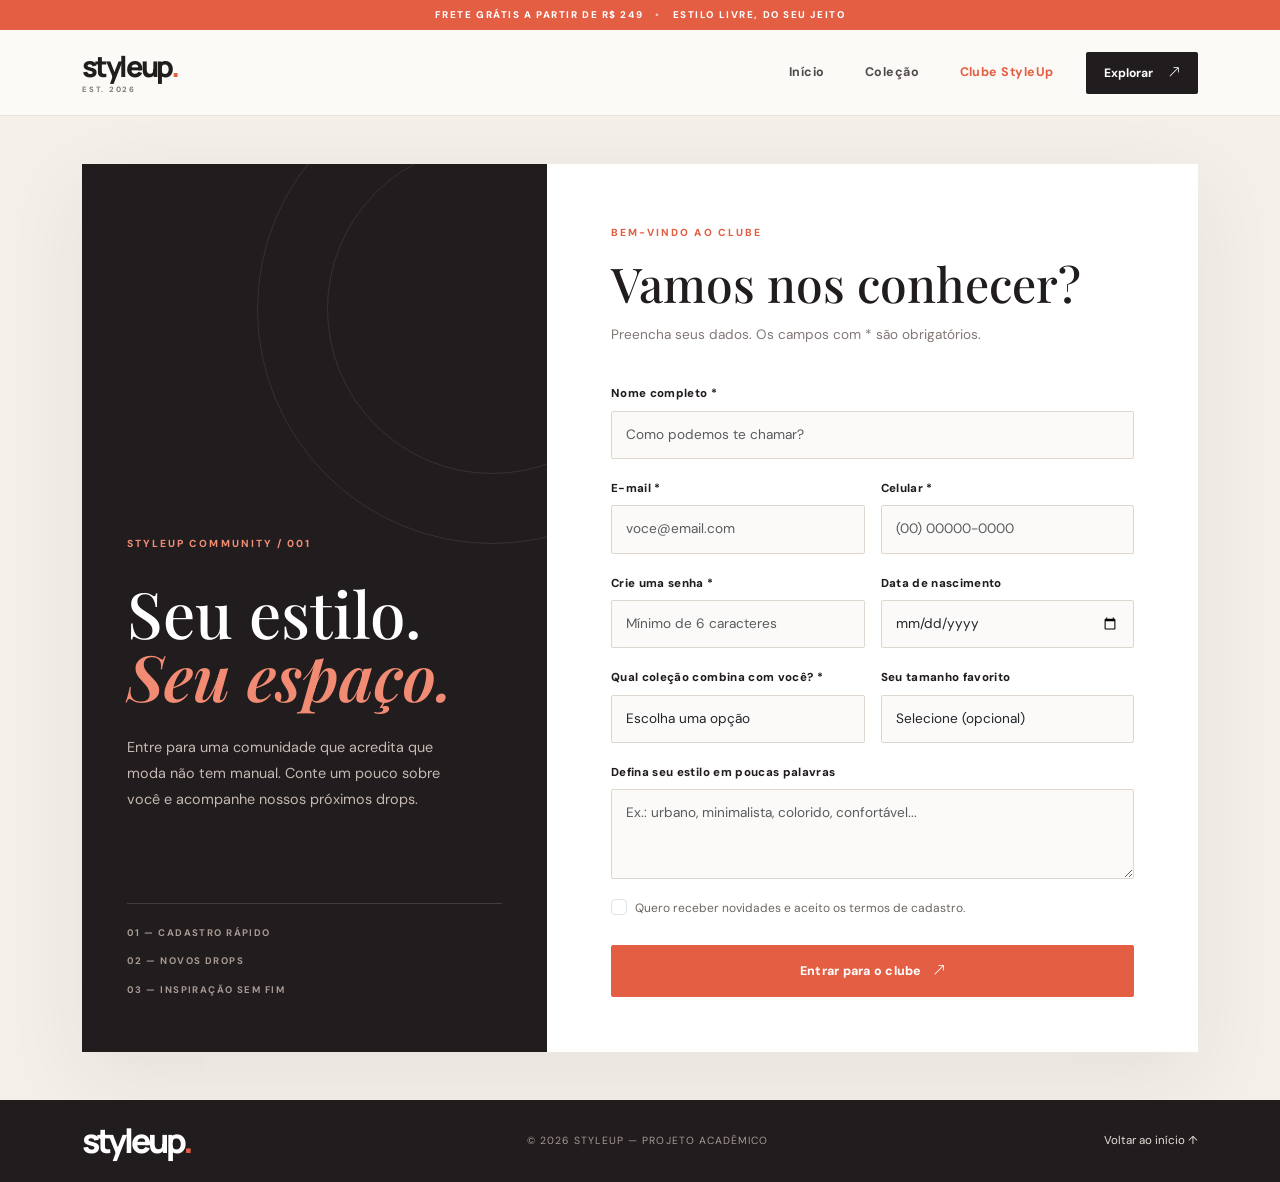
<file: formulario.html>
<!doctype html>
<html lang="pt-BR"><head><meta charset="utf-8"><meta name="viewport" content="width=device-width, initial-scale=1"><title>Clube StyleUp — Faça parte</title>
<link href="https://cdn.jsdelivr.net/npm/bootstrap@5.3.3/dist/css/bootstrap.min.css" rel="stylesheet"><link href="https://cdn.jsdelivr.net/npm/bootstrap-icons@1.11.3/font/bootstrap-icons.min.css" rel="stylesheet"><link href="css/estilo.css" rel="stylesheet"></head>
<body><div class="topline">FRETE GRÁTIS A PARTIR DE R$ 249 <span>•</span> ESTILO LIVRE, DO SEU JEITO</div>
<nav class="navbar navbar-expand-lg site-navbar sticky-top"><div class="container"><a class="navbar-brand" href="index.html">styleup<span class="brand-dot">.</span><small>EST. 2026</small></a><button class="navbar-toggler" type="button" data-bs-toggle="collapse" data-bs-target="#menuPrincipal" aria-controls="menuPrincipal" aria-expanded="false" aria-label="Abrir menu"><span class="navbar-toggler-icon"></span></button><div class="collapse navbar-collapse" id="menuPrincipal"><ul class="navbar-nav ms-auto align-items-lg-center gap-lg-4"><li class="nav-item"><a class="nav-link" href="index.html">Início</a></li><li class="nav-item"><a class="nav-link" href="tabela.html">Coleção</a></li><li class="nav-item"><a class="nav-link active" href="formulario.html">Clube StyleUp</a></li><li class="nav-item"><a class="nav-cta" href="tabela.html">Explorar <i class="bi bi-arrow-up-right"></i></a></li></ul></div></div></nav>
<main class="form-page"><div class="container py-5"><div class="row g-0 form-layout"><div class="col-lg-5 form-aside"><div class="form-aside-content"><span class="section-index">STYLEUP COMMUNITY / 001</span><h1>Seu estilo.<br><em>Seu espaço.</em></h1><p>Entre para uma comunidade que acredita que moda não tem manual. Conte um pouco sobre você e acompanhe nossos próximos drops.</p><div class="form-aside-bottom"><span>01 — CADASTRO RÁPIDO</span><span>02 — NOVOS DROPS</span><span>03 — INSPIRAÇÃO SEM FIM</span></div></div></div><div class="col-lg-7 form-main"><div class="form-main-heading"><span class="section-index">BEM-VINDO AO CLUBE</span><h2>Vamos nos conhecer?</h2><p>Preencha seus dados. Os campos com * são obrigatórios.</p></div>
<form id="cadastroForm" class="needs-validation" novalidate><div class="row g-3"><div class="col-12"><label for="nome" class="form-label">Nome completo *</label><input type="text" class="form-control form-control-lg" id="nome" placeholder="Como podemos te chamar?" required minlength="3"><div class="invalid-feedback">Informe seu nome (mínimo de 3 caracteres).</div></div><div class="col-md-6"><label for="email" class="form-label">E-mail *</label><input type="email" class="form-control form-control-lg" id="email" placeholder="voce@email.com" required><div class="invalid-feedback">Digite um e-mail válido.</div></div><div class="col-md-6"><label for="telefone" class="form-label">Celular *</label><input type="tel" class="form-control form-control-lg" id="telefone" placeholder="(00) 00000-0000" required><div class="invalid-feedback">Informe seu telefone.</div></div><div class="col-md-6"><label for="senha" class="form-label">Crie uma senha *</label><input type="password" class="form-control form-control-lg" id="senha" placeholder="Mínimo de 6 caracteres" minlength="6" required><div class="invalid-feedback">A senha precisa ter pelo menos 6 caracteres.</div></div><div class="col-md-6"><label for="nascimento" class="form-label">Data de nascimento</label><input type="date" class="form-control form-control-lg" id="nascimento"></div><div class="col-md-6"><label for="genero" class="form-label">Qual coleção combina com você? *</label><select class="form-select form-select-lg" id="genero" required><option value="" selected disabled>Escolha uma opção</option><option>Feminina</option><option>Masculina</option><option>Unissex</option><option>Um pouco de tudo</option></select><div class="invalid-feedback">Selecione uma preferência.</div></div><div class="col-md-6"><label for="tamanho" class="form-label">Seu tamanho favorito</label><select class="form-select form-select-lg" id="tamanho"><option value="" selected>Selecione (opcional)</option><option>PP</option><option>P</option><option>M</option><option>G</option><option>GG</option></select></div><div class="col-12"><label for="mensagem" class="form-label">Defina seu estilo em poucas palavras</label><textarea class="form-control" id="mensagem" rows="3" placeholder="Ex.: urbano, minimalista, colorido, confortável..."></textarea></div><div class="col-12"><div class="form-check"><input class="form-check-input" type="checkbox" value="" id="termos" required><label class="form-check-label" for="termos">Quero receber novidades e aceito os termos de cadastro.</label><div class="invalid-feedback">É necessário aceitar para continuar.</div></div></div><div class="col-12 d-grid pt-2"><button class="btn btn-accent btn-lg" type="submit">Entrar para o clube <i class="bi bi-arrow-up-right ms-2"></i></button></div></div></form><div id="mensagemSucesso" class="alert alert-success mt-4 d-none" role="alert"><i class="bi bi-check-circle-fill me-2"></i>Cadastro demonstrativo validado! Os dados não foram enviados para um servidor.</div>
</div></div></div></main>
<footer class="site-footer"><div class="container py-4 d-flex flex-column flex-md-row justify-content-between align-items-center gap-2"><a class="footer-brand" href="index.html">styleup<span>.</span></a><span class="footer-copy">© 2026 STYLEUP — PROJETO ACADÊMICO</span><a href="index.html" class="footer-back">Voltar ao início ↑</a></div></footer>
<script src="https://cdn.jsdelivr.net/npm/bootstrap@5.3.3/dist/js/bootstrap.bundle.min.js"></script><script src="js/script.js"></script></body></html>
</file>
<file: css/estilo.css>
@import url('https://fonts.googleapis.com/css2?family=DM+Sans:wght@400;500;600;700;800&family=Manrope:wght@400;500;600;700;800&family=Playfair+Display:ital,wght@0,600;0,700;1,600;1,700&display=swap');
:root{--ink:#211c1d;--paper:#f4f0e9;--cream:#e9e1d6;--accent:#e45e43;--muted:#817875;--line:#d8cfc5;--olive:#77745d}
*{box-sizing:border-box}html{scroll-behavior:smooth}body{font-family:'DM Sans',sans-serif;color:var(--ink);background:#fbfaf7}a{color:inherit}.topline{height:30px;background:var(--accent);color:#fff;display:flex;align-items:center;justify-content:center;gap:12px;font-size:.61rem;font-weight:800;letter-spacing:.16em}.topline span{opacity:.6}.site-navbar{background:#fbfaf7;border-bottom:1px solid #e9e3dc;padding:17px 0}.navbar-brand{font-family:'Manrope',sans-serif;font-size:1.8rem;font-weight:800;letter-spacing:-.09em;color:var(--ink);line-height:1;position:relative}.navbar-brand:hover{color:var(--ink)}.brand-dot,.footer-brand span{color:var(--accent)}.navbar-brand small{display:block;font-family:'DM Sans',sans-serif;font-size:.48rem;letter-spacing:.23em;font-weight:700;margin-top:5px;color:var(--muted)}.nav-link{font-size:.78rem;font-weight:700;color:#51494a!important;letter-spacing:.04em}.nav-link:hover,.nav-link.active{color:var(--accent)!important}.nav-cta{display:inline-flex;align-items:center;gap:15px;background:var(--ink);color:#fff;text-decoration:none;padding:12px 18px;border-radius:2px;font-size:.76rem;font-weight:700}.nav-cta:hover{background:var(--accent);color:white}.navbar-toggler{border:0}.navbar-toggler:focus{box-shadow:none}.hero-wrap{position:relative;background:var(--ink)}.hero-img{height:min(710px,78vh);min-height:490px;object-fit:cover;object-position:center 40%;filter:saturate(.78)}.hero-shade{position:absolute;inset:0;background:linear-gradient(90deg,rgba(25,20,21,.76),rgba(25,20,21,.12) 75%),linear-gradient(0deg,rgba(25,20,21,.2),transparent 45%)}.hero-caption{left:0;right:0;bottom:17%;z-index:2}.hero-kicker,.section-index{font-size:.64rem;font-weight:800;letter-spacing:.2em;color:var(--accent)}.hero-kicker{color:#ffb09e}.hero-caption h1,.hero-caption h2{font-family:'Playfair Display',serif;font-size:clamp(3.5rem,8vw,7.6rem);font-weight:600;line-height:.94;letter-spacing:-.055em;margin:22px 0}.hero-caption h1 em,.hero-caption h2 em{color:#f18b73;font-weight:600}.hero-caption p{color:#f4eee9;font-size:1rem;margin-bottom:25px}.btn-accent{background:var(--accent);border:1px solid var(--accent);color:#fff;border-radius:2px;padding:14px 22px;font-size:.78rem;font-weight:800;letter-spacing:.02em}.btn-accent:hover{background:#c94d35;border-color:#c94d35;color:white}.hero-index{position:absolute;right:max(calc((100% - 1320px)/2),4%);bottom:34px;z-index:3;color:#fff;display:flex;align-items:center;gap:12px;font-size:.7rem;letter-spacing:.15em}.hero-index i{width:75px;height:1px;background:#ffffff80}.carousel-indicators{z-index:4;justify-content:flex-start;margin-left:max(calc((100% - 1320px)/2),4%);margin-bottom:38px}.carousel-indicators [data-bs-target]{width:25px;height:3px;border:0;margin-right:6px}.manifesto-section{padding:100px 0;background:var(--paper)}.manifesto{font-family:'Playfair Display',serif;font-size:clamp(2.5rem,5.6vw,5.5rem);line-height:1.03;letter-spacing:-.045em;margin:12px 0 25px}.manifesto span{color:var(--accent);font-style:italic}.manifesto-note{max-width:510px;margin-left:auto;color:#716967;font-size:.92rem;line-height:1.8}.collection-section{padding-top:100px!important;padding-bottom:110px!important}.section-heading h2,.catalog-content h2{font-family:'Playfair Display',serif;font-size:clamp(2.5rem,5vw,4.4rem);letter-spacing:-.05em;margin:12px 0 0}.section-heading h2 em,.catalog-intro h1 em,.form-aside h1 em,.form-main-heading h2 em{color:var(--accent);font-weight:600}.under-link{font-size:.76rem;font-weight:800;text-decoration:none;border-bottom:1px solid var(--accent);padding-bottom:7px;white-space:nowrap}.under-link i{color:var(--accent);margin-left:8px}.editorial-card{display:block;position:relative;overflow:hidden;background:#b5a99b;color:#fff;min-height:300px;text-decoration:none}.editorial-card:after{content:'';position:absolute;inset:0;background:linear-gradient(0deg,rgba(20,17,17,.72),transparent 65%);transition:background .3s}.editorial-card img{width:100%;height:100%;min-height:300px;position:absolute;inset:0;object-fit:cover;transition:transform .7s;filter:saturate(.72)}.editorial-card:hover img{transform:scale(1.045)}.editorial-large,.editorial-large img{height:650px}.editorial-wide,.editorial-wide img{height:313px}.editorial-number{position:absolute;top:20px;left:22px;z-index:2;font-size:.7rem;letter-spacing:.15em}.editorial-caption{position:absolute;bottom:28px;left:30px;z-index:2}.editorial-caption small{font-size:.61rem;letter-spacing:.18em;font-weight:800}.editorial-caption h3{font-family:'Playfair Display',serif;font-size:clamp(2rem,4vw,3.6rem);line-height:.98;margin:10px 0 17px}.editorial-caption span{font-size:.7rem;font-weight:700}.editorial-caption span i{margin-left:8px;color:#ff9b84}.quote-band{background:var(--accent);padding:85px 0;color:#fff;text-align:center}.quote-band .section-index{color:#ffd2c7}.quote-band p{font-family:'Playfair Display',serif;font-size:clamp(3rem,7vw,6.5rem);line-height:.98;letter-spacing:-.04em;margin:25px 0 35px}.quote-band p em{color:#2b2221}.club-section{background:var(--paper);padding:90px 0!important}.club-section h2{font-family:'Playfair Display',serif;font-size:clamp(2.8rem,5vw,4.8rem);line-height:1;letter-spacing:-.04em;margin:15px 0}.club-section h2 em{color:var(--accent)}.club-section p{color:var(--muted);max-width:520px;line-height:1.7}.btn-dark{background:var(--ink);border-color:var(--ink);font-size:.78rem;font-weight:800}.btn-dark:hover{background:var(--accent);border-color:var(--accent)}.site-footer{background:var(--ink);color:#fff}.footer-brand{font-family:'Manrope',sans-serif;font-size:2.1rem;line-height:1;font-weight:800;letter-spacing:-.09em;text-decoration:none;color:#fff}.site-footer p{color:#aaa09a;font-size:.8rem;margin:12px 0 0}.footer-links{display:flex;justify-content:flex-end;gap:24px}.footer-links a,.footer-back{font-size:.72rem;color:#e8dfd8;text-decoration:none}.footer-links a:hover,.footer-back:hover{color:#ff9b84}.social-links{display:flex;justify-content:flex-end;gap:17px}.social-links a{color:#fff;font-size:1.05rem}.footer-bottom{border-top:1px solid #ffffff25;padding-top:17px;display:flex;justify-content:space-between;gap:15px;color:#948985;font-size:.58rem;letter-spacing:.13em}.footer-copy{font-size:.65rem;color:#a69b96;letter-spacing:.1em}.form-page{background:var(--paper);min-height:calc(100vh - 150px)}.form-layout{background:#fff;box-shadow:0 25px 80px #30201b12}.form-aside{background:var(--ink);color:#fff;position:relative;overflow:hidden;min-height:760px;display:flex;align-items:flex-end}.form-aside:before,.form-aside:after{content:'';position:absolute;border:1px solid #ffffff18;border-radius:50%;width:470px;height:470px;right:-180px;top:-90px}.form-aside:after{width:330px;height:330px;right:-110px;top:-20px}.form-aside-content{position:relative;z-index:1;padding:55px 45px;width:100%}.form-aside .section-index{color:#f18b73}.form-aside h1{font-family:'Playfair Display',serif;font-size:clamp(3.2rem,5vw,5.2rem);line-height:.98;margin:28px 0}.form-aside h1 em{color:#f18b73}.form-aside p{color:#c5bab4;line-height:1.8;max-width:340px;font-size:.9rem}.form-aside-bottom{display:flex;flex-direction:column;gap:14px;border-top:1px solid #ffffff25;margin-top:90px;padding-top:22px;color:#a79a94;font-size:.6rem;letter-spacing:.15em;font-weight:700}.form-main{padding:55px clamp(25px,5vw,70px)}.form-main-heading{margin-bottom:35px}.form-main-heading h2{font-family:'Playfair Display',serif;font-size:clamp(2rem,4vw,3rem);margin:12px 0}.form-main-heading p{color:var(--muted);font-size:.85rem}.form-label{font-size:.72rem;font-weight:800;letter-spacing:.03em}.form-control,.form-select{border:1px solid #ded7cf;border-radius:2px;background:#fbfaf8;font-size:.85rem;padding:13px 14px}.form-control:focus,.form-select:focus{border-color:var(--accent);box-shadow:0 0 0 .2rem #e45e431b;background:#fff}.form-check-label{font-size:.75rem;color:#6d6561}.form-check-input:checked{background-color:var(--accent);border-color:var(--accent)}.form-main .btn-accent{width:100%;padding:16px}.catalog-intro{background:var(--paper);padding:75px 0 65px}.catalog-intro h1{font-family:'Playfair Display',serif;font-size:clamp(3.6rem,8vw,7rem);line-height:.9;letter-spacing:-.055em;margin:25px 0}.catalog-intro p{color:var(--muted);max-width:470px;line-height:1.7}.catalog-count{display:flex;align-items:center;gap:13px;border-left:1px solid var(--line);padding-left:22px}.catalog-count strong{font-family:'Playfair Display',serif;font-size:3.5rem;font-weight:600}.catalog-count span{font-size:.58rem;letter-spacing:.15em;font-weight:800;color:var(--muted)}.catalog-content{padding-top:75px!important;padding-bottom:90px!important}.catalog-content h2{font-size:2.6rem}.search-box{display:flex;align-items:center;gap:12px;border-bottom:1px solid var(--ink);padding:10px 2px;min-width:min(100%,300px)}.search-box i{color:var(--accent)}.search-box input{border:0;outline:0;background:transparent;width:100%;font-size:.82rem}.product-table-wrap{border-top:1px solid var(--ink);border-bottom:1px solid var(--line)}.product-table-wrap .table{--bs-table-bg:transparent}.product-table-wrap thead th{font-size:.59rem;letter-spacing:.13em;color:#817875;font-weight:800;padding:18px 14px;border-bottom:1px solid var(--line);white-space:nowrap}.product-table-wrap tbody td{padding:17px 14px;border-color:#eee8e1;font-size:.74rem;color:#625b58;white-space:nowrap}.table-product-img{width:55px;height:65px;object-fit:cover;background:var(--paper)}.product-name{font-size:.8rem;font-weight:800;color:var(--ink)}.ref-cell{font-size:.62rem!important;color:#a0958e!important;letter-spacing:.08em}.price-cell{font-weight:800;color:var(--ink)!important}.status{display:inline-block;font-size:.6rem;font-weight:800;padding:6px 9px;border-radius:20px}.status-live{background:#e4eee6;color:#426b4c}.status-out{background:#eee8e4;color:#81716b}.status-low{background:#f8e9df;color:#b75b3d}.catalog-footnote{display:flex;justify-content:space-between;align-items:center;gap:20px;margin-top:24px}.catalog-footnote>span{font-size:.65rem;color:#918680}.catalog-footnote .under-link{font-size:.68rem}
@media(max-width:767.98px){.topline{font-size:.49rem;letter-spacing:.1em}.site-navbar{padding:13px 0}.navbar-collapse{padding-top:15px}.nav-cta{margin-top:8px}.hero-img{height:590px;min-height:0}.hero-caption{bottom:16%;padding-left:28px;padding-right:28px}.hero-caption h1,.hero-caption h2{font-size:clamp(3.3rem,15vw,5.5rem)}.hero-caption p{font-size:.85rem}.carousel-indicators{margin-left:28px}.manifesto-section{padding:65px 0}.manifesto{font-size:2.9rem}.manifesto-note{margin-left:0}.collection-section{padding-top:65px!important;padding-bottom:70px!important}.editorial-large,.editorial-large img{height:490px}.editorial-wide,.editorial-wide img{height:300px}.quote-band{padding:65px 0}.club-section{padding:65px 0!important}.footer-links{justify-content:center;flex-wrap:wrap;gap:15px}.social-links{justify-content:center}.footer-bottom{flex-direction:column;text-align:center}.form-aside{min-height:480px}.form-aside-content{padding:40px 28px}.form-aside-bottom{margin-top:45px}.form-main{padding:38px 24px}.catalog-intro{padding:55px 0}.catalog-count{border-left:0;padding-left:0}.catalog-footnote{align-items:flex-start;flex-direction:column}.catalog-content{padding-top:55px!important}}
</file>
